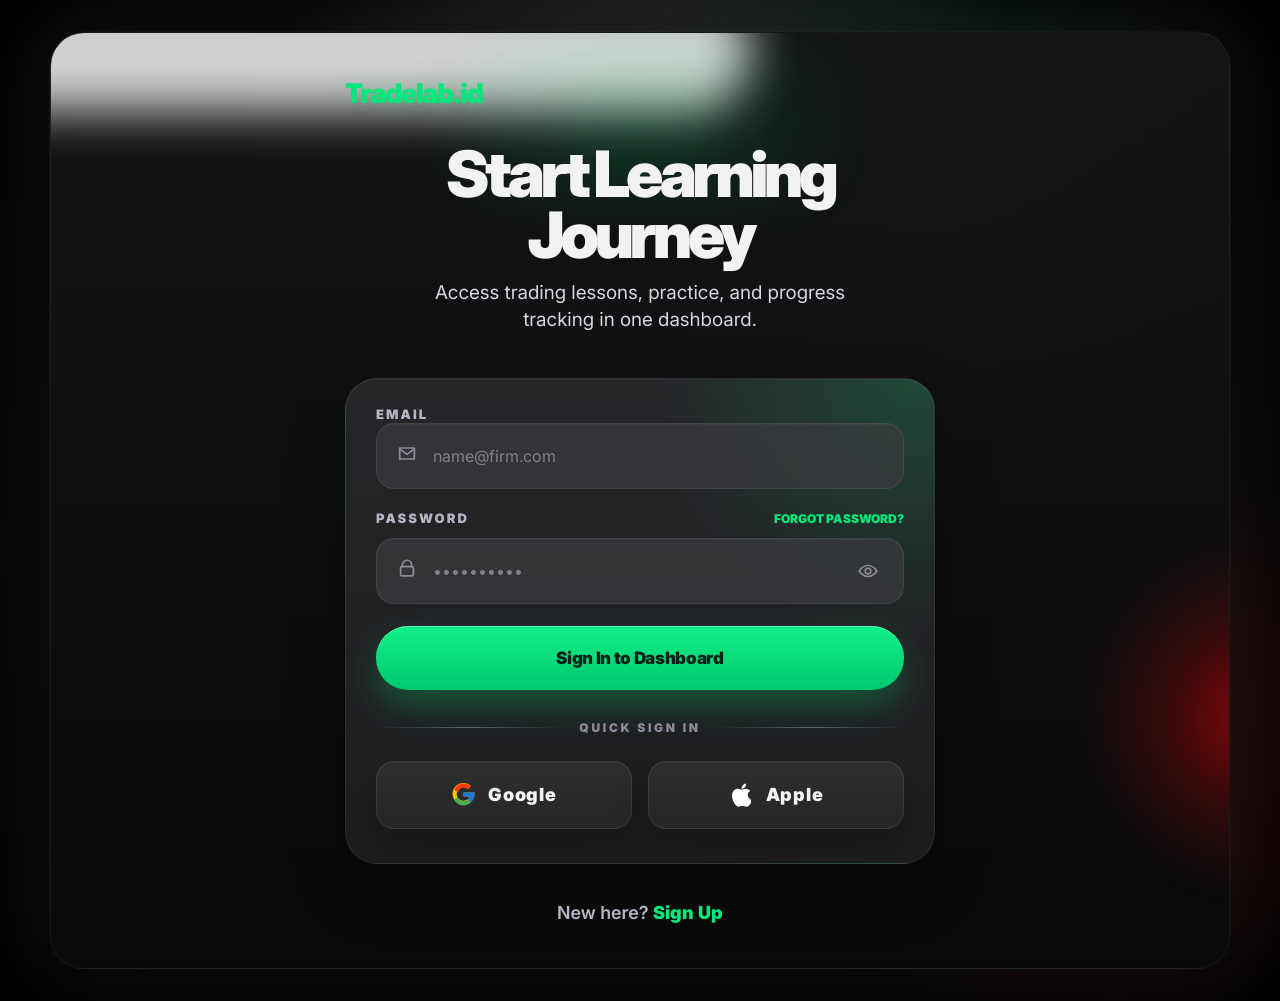
<file: index.html>
<!DOCTYPE html>
<html lang="en">
<head>
  <meta charset="UTF-8" />
  <meta name="viewport" content="width=device-width, initial-scale=1.0" />
  <title>Tradelab.id — Trading Education</title>
  <base href="./">
  <link rel="preconnect" href="https://fonts.googleapis.com">
  <link rel="preconnect" href="https://fonts.gstatic.com" crossorigin>
  <link href="https://fonts.googleapis.com/css2?family=Inter:wght@400;500;600;700;800;900&display=swap" rel="stylesheet">
  <link rel="stylesheet" href="style.css" />
</head>
<body>
  <noscript>
    <main class="noscript-box">
      This website needs JavaScript enabled to run the learning dashboard.
    </main>
  </noscript>

  <div id="app" class="app-root"></div>

  <script>
    if (location.protocol === 'file:' && window.top !== window.self) {
      const app = document.getElementById('app');
      if (app) {
        app.innerHTML = '<main class="noscript-box">This app should be opened from a local web server (http://localhost), not directly via file://.</main>';
      }
    }
  </script>
  <script src="script.js"></script>
</body>
</html>
</file>
<file: style.css>
:root {
  --bg: #030303;
  --bg-soft: #101011;
  --panel: #171719;
  --panel-2: #202023;
  --panel-3: #2f2f33;
  --field: #3a383d;
  --line: #2a2a2e;
  --text: #f2f2f4;
  --muted: #b7b4c4;
  --muted-2: #8d8998;
  --green: #00e77a;
  --green-deep: #00b965;
  --green-soft: rgba(0, 231, 122, 0.16);
  --danger: #ffb4b4;
  --warning: #ffbd86;
  --radius-xl: 36px;
  --radius-lg: 26px;
  --radius-md: 20px;
  --shadow-green: 0 0 22px rgba(0, 231, 122, .45), 0 0 70px rgba(0, 231, 122, .28);
  --shadow-card: 0 22px 60px rgba(0,0,0,.35);
  --font: "Inter", ui-sans-serif, system-ui, -apple-system, BlinkMacSystemFont, "Segoe UI", sans-serif;
}

* {
  box-sizing: border-box;
}

html {
  min-height: 100%;
  background: #000;
}

body {
  min-height: 100vh;
  margin: 0;
  color: var(--text);
  font-family: var(--font);
  background:
    radial-gradient(circle at 50% 8%, rgba(255,255,255,.07), transparent 26%),
    radial-gradient(circle at 80% 66%, rgba(255, 0, 0, .20), transparent 16%),
    #000;
}

button,
input,
select,
textarea {
  font: inherit;
}

button {
  border: 0;
  cursor: pointer;
}

button:disabled {
  cursor: not-allowed;
  opacity: .5;
}

.app-root {
  min-height: 100vh;
  display: grid;
  place-items: center;
  padding: 0;
}

.noscript-box {
  max-width: 520px;
  margin: 80px auto;
  padding: 24px;
  border-radius: 22px;
  color: white;
  background: var(--panel);
}

/* ===================== Layout utama ===================== */

.phone-shell {
  position: relative;
  width: 100%;
  max-width: 430px;
  min-height: 100vh;
  overflow: hidden;
  background:
    linear-gradient(180deg, #151516 0%, #0c0c0d 100%);
  box-shadow: 0 0 0 1px rgba(255,255,255,.04), 0 0 72px rgba(255,255,255,.18);
}

.phone-shell::before,
.phone-shell::after {
  content: "";
  position: absolute;
  pointer-events: none;
  z-index: 0;
  border-radius: 999px;
}

.phone-shell::before {
  width: 500px;
  height: 120px;
  left: -35px;
  top: -42px;
  background: rgba(255,255,255,.88);
  filter: blur(24px) contrast(160%);
  opacity: .92;
}

.phone-shell::after {
  width: 360px;
  height: 360px;
  right: -210px;
  bottom: 70px;
  background: radial-gradient(circle, rgba(255,0,0,.70), rgba(255,0,0,.20) 38%, transparent 70%);
  filter: blur(18px) contrast(155%);
  opacity: .76;
}

.screen {
  position: relative;
  z-index: 1;
  min-height: 100vh;
  padding: 0 24px 108px;
  background: linear-gradient(180deg, rgba(18,18,19,.96), rgba(13,13,14,.98));
}

.screen.no-nav {
  padding-bottom: 44px;
}

.auth-screen {
  min-height: 100vh;
  padding: 88px 24px 54px;
  background: #000;
}

.auth-card {
  position: relative;
  z-index: 2;
  width: 100%;
}

.brand-row {
  display: flex;
  align-items: center;
  justify-content: space-between;
  height: 86px;
  margin: 0 -24px 36px;
  padding: 0 24px;
  background: rgba(17,17,18,.95);
  border-bottom: 1px solid rgba(255,255,255,.03);
}

.brand-left {
  display: inline-flex;
  align-items: center;
  gap: 12px;
  min-width: 0;
}

.avatar {
  width: 42px;
  height: 42px;
  flex: 0 0 42px;
  display: grid;
  place-items: center;
  border-radius: 50%;
  color: #0d3022;
  background:
    radial-gradient(circle at 50% 25%, #ffffff 0 32%, #dff6ed 33% 100%);
  border: 3px solid rgba(0,231,122,.72);
  box-shadow: 0 0 0 2px rgba(0,0,0,.4);
  overflow: hidden;
}

.avatar::before {
  content: "👨🏻‍💻";
  font-size: 23px;
  transform: translateY(2px);
}

.brand-name,
.logo-text {
  color: var(--green);
  font-weight: 900;
  letter-spacing: -.04em;
}

.brand-name {
  max-width: 230px;
  overflow: hidden;
  font-size: 24px;
  white-space: nowrap;
  text-overflow: ellipsis;
}

.logo-text {
  font-size: 27px;
}

.balance-pill {
  min-width: 124px;
  padding: 12px 18px;
  border-radius: 999px;
  color: var(--green);
  text-align: center;
  font-size: 20px;
  font-weight: 900;
  letter-spacing: -.03em;
  background: #242426;
}

.top-day-pill {
  min-width: 58px;
  display: inline-flex;
  align-items: center;
  justify-content: center;
  gap: 0;
  padding: 10px 12px;
  border-radius: 999px;
  color: #ffb84d;
  background: rgba(255, 149, 0, .13);
  border: 1px solid rgba(255, 184, 77, .22);
  font-size: 18px;
  font-weight: 900;
  letter-spacing: -.03em;
  white-space: nowrap;
}

.top-day-number {
  font-size: 18px;
  line-height: 1;
}

.fire-logo {
  font-size: 18px;
  line-height: 1;
}

.streak-small {
  margin-top: -2px;
  color: var(--muted);
  font-size: 12px;
  font-weight: 900;
  text-transform: uppercase;
  letter-spacing: .08em;
}

/* ===================== Auth / Login / Signup ===================== */

.auth-title {
  margin: 0 0 12px;
  font-size: clamp(42px, 10vw, 64px);
  line-height: .96;
  font-weight: 900;
  letter-spacing: -.07em;
  text-align: center;
}

.auth-subtitle {
  max-width: 430px;
  margin: 0 auto 44px;
  color: var(--muted);
  font-size: 19px;
  line-height: 1.45;
  text-align: center;
}

.auth-panel {
  padding: 28px 30px 34px;
  border-radius: 36px;
  background:
    radial-gradient(circle at 90% 9%, rgba(0,231,122,.13), transparent 28%),
    linear-gradient(180deg, #201f21, #1c1b1d);
  box-shadow: var(--shadow-card);
}

.field-group {
  margin-bottom: 22px;
}

.field-line {
  display: flex;
  align-items: center;
  justify-content: space-between;
  gap: 16px;
  margin-bottom: 11px;
}

.field-label {
  display: block;
  color: var(--muted);
  font-size: 13px;
  font-weight: 900;
  letter-spacing: .16em;
  text-transform: uppercase;
}

.link-button {
  padding: 0;
  color: var(--green);
  background: transparent;
  font-size: 12px;
  font-weight: 900;
  text-transform: uppercase;
}

.form-input,
.form-select,
.time-input {
  width: 100%;
  height: 64px;
  padding: 0 22px;
  border: 1px solid rgba(255,255,255,.05);
  border-radius: 18px;
  color: var(--text);
  outline: none;
  background: var(--field);
  box-shadow: inset 0 1px 0 rgba(255,255,255,.03);
}

.form-input::placeholder {
  color: #817e89;
}

.input-with-icon {
  position: relative;
}

.input-with-icon .form-input {
  padding-left: 56px;
  padding-right: 56px;
}

.input-icon {
  position: absolute;
  left: 20px;
  top: 50%;
  color: var(--muted-2);
  transform: translateY(-50%);
  font-size: 20px;
}

.eye-button {
  position: absolute;
  right: 18px;
  top: 50%;
  width: 36px;
  height: 36px;
  display: grid;
  place-items: center;
  border-radius: 50%;
  color: var(--muted-2);
  background: transparent;
  transform: translateY(-50%);
}

.primary-btn {
  width: 100%;
  min-height: 64px;
  padding: 0 22px;
  border-radius: 999px;
  color: #062219;
  background: linear-gradient(180deg, var(--green), var(--green-deep));
  font-size: 17px;
  font-weight: 900;
  letter-spacing: -.02em;
  box-shadow: 0 14px 34px rgba(0,231,122,.25);
}

.practice-actions {
  display: grid;
  gap: 12px;
  margin-top: 24px;
}

.external-demo-link {
  display: inline-flex;
  align-items: center;
  justify-content: center;
  text-decoration: none;
}

.primary-btn.large-glow {
  min-height: 74px;
  margin-top: 6px;
  border-radius: 28px;
  box-shadow: var(--shadow-green);
}

.secondary-btn,
.dark-btn,
.icon-round-btn {
  color: var(--text);
  background: var(--panel-2);
}

.secondary-btn,
.dark-btn {
  min-height: 56px;
  padding: 0 20px;
  border-radius: 18px;
  font-weight: 800;
}

.dark-btn {
  background: #2c2b2e;
}

.btn-row {
  display: flex;
  gap: 14px;
  align-items: center;
}

.divider {
  display: grid;
  grid-template-columns: 1fr auto 1fr;
  align-items: center;
  gap: 18px;
  margin: 30px 0 26px;
  color: var(--muted-2);
  font-size: 12px;
  font-weight: 900;
  letter-spacing: .22em;
  text-transform: uppercase;
}

.divider::before,
.divider::after {
  content: "";
  height: 1px;
  background: linear-gradient(90deg, transparent, rgba(183,180,196,.45), transparent);
}

.social-grid {
  display: grid;
  grid-template-columns: 1fr 1fr;
  gap: 18px;
}

.social-btn {
  min-height: 66px;
  display: flex;
  align-items: center;
  justify-content: center;
  gap: 12px;
  border-radius: 18px;
  color: var(--text);
  background: linear-gradient(180deg, #242828, #1d2221);
  font-size: 18px;
  font-weight: 900;
  letter-spacing: .07em;
}

.google-mark,
.apple-mark {
  width: 30px;
  height: 30px;
  display: grid;
  place-items: center;
  border-radius: 50%;
  background: #fff;
  color: #4285f4;
  font-weight: 900;
  letter-spacing: -.08em;
}

.apple-mark {
  background: transparent;
  color: #fff;
  font-size: 26px;
}

.auth-footer {
  margin-top: 38px;
  color: var(--muted);
  text-align: center;
  font-size: 18px;
  font-weight: 600;
}

.auth-footer button {
  padding: 0;
  color: var(--green);
  background: transparent;
  font-size: inherit;
  font-weight: 900;
}

.notice {
  margin: 16px 0 0;
  padding: 12px 14px;
  border-radius: 14px;
  color: var(--danger);
  background: rgba(255,180,180,.09);
  border: 1px solid rgba(255,180,180,.18);
  font-size: 13px;
  line-height: 1.45;
}

.notice.ok {
  color: var(--green);
  background: rgba(0,231,122,.09);
  border-color: rgba(0,231,122,.18);
}

/* ===================== Halaman konten ===================== */

.page-title {
  margin: 0 0 8px;
  font-size: clamp(42px, 10vw, 56px);
  line-height: .98;
  font-weight: 900;
  letter-spacing: -.07em;
}

.page-subtitle {
  margin: 0 0 30px;
  color: var(--muted);
  font-size: 19px;
  line-height: 1.45;
}

.hero-card,
.content-card,
.stat-card,
.course-card,
.lesson-card,
.setting-card,
.game-card,
.quiz-card,
.tip-card {
  border: 1px solid rgba(255,255,255,.04);
  background: var(--panel);
  box-shadow: var(--shadow-card);
}

.hero-card {
  margin-bottom: 34px;
  padding: 36px 30px;
  border-radius: var(--radius-xl);
  background:
    radial-gradient(circle at 82% 12%, rgba(0,231,122,.22), transparent 34%),
    linear-gradient(140deg, #232124, #1d1d20 56%, #113f2b);
}

.hero-card.green-hero {
  background:
    radial-gradient(circle at 84% 18%, rgba(0,231,122,.34), transparent 36%),
    linear-gradient(140deg, #1e1d20, #14452d 84%);
}

.pill {
  display: inline-flex;
  align-items: center;
  gap: 8px;
  min-height: 28px;
  padding: 0 14px;
  border-radius: 999px;
  color: #052116;
  background: var(--green);
  font-size: 11px;
  font-weight: 900;
  letter-spacing: .06em;
  text-transform: uppercase;
}

.pill.red {
  color: #fff;
  background: #ca0d2d;
}

.hero-title {
  margin: 18px 0 12px;
  font-size: 34px;
  line-height: 1.04;
  font-weight: 900;
  letter-spacing: -.06em;
}

.hero-copy {
  margin: 0 0 28px;
  max-width: 320px;
  color: var(--muted);
  font-size: 15px;
  line-height: 1.5;
}

.section-head {
  display: flex;
  align-items: center;
  justify-content: space-between;
  gap: 18px;
  margin: 28px 0 18px;
}

.section-title {
  margin: 0;
  font-size: 26px;
  font-weight: 900;
  letter-spacing: -.05em;
}

.view-link {
  color: var(--green);
  background: transparent;
  font-size: 13px;
  font-weight: 900;
  letter-spacing: .12em;
  text-transform: uppercase;
}

.course-grid,
.stat-grid {
  display: grid;
  grid-template-columns: 1fr 1fr;
  gap: 18px;
}

.course-card {
  position: relative;
  min-height: 250px;
  padding: 26px 22px;
  overflow: hidden;
  border-radius: 26px;
  text-align: left;
}

.course-card.wide {
  grid-column: 1 / -1;
  min-height: 136px;
}

.course-icon,
.setting-icon,
.game-icon,
.stat-icon {
  width: 58px;
  height: 58px;
  display: grid;
  place-items: center;
  margin-bottom: 28px;
  border-radius: 17px;
  color: var(--green);
  background: rgba(0,231,122,.12);
  font-size: 25px;
}

.course-card h3,
.game-card h3,
.setting-card h3 {
  margin: 0 0 14px;
  color: var(--text);
  font-size: 23px;
  line-height: 1.18;
  font-weight: 900;
  letter-spacing: -.04em;
}

.course-card p,
.game-card p,
.setting-card p,
.tip-card p {
  margin: 0;
  color: var(--muted);
  font-size: 14px;
  line-height: 1.45;
}

.course-thumb {
  width: 100%;
  height: 72px;
  margin-top: 26px;
  border-radius: 12px;
  background:
    linear-gradient(160deg, rgba(0,231,122,.08), rgba(255,255,255,.05)),
    repeating-linear-gradient(90deg, rgba(255,255,255,.07) 0 2px, transparent 2px 13px),
    #111;
  opacity: .58;
}

.tip-card {
  display: flex;
  gap: 20px;
  align-items: center;
  margin-top: 26px;
  padding: 26px 24px;
  border-radius: 28px;
}

.tip-card .course-icon {
  flex: 0 0 58px;
  margin: 0;
}

/* ===================== List chapter dan lesson ===================== */

.back-bar {
  display: flex;
  align-items: center;
  justify-content: space-between;
  height: 74px;
  margin: 0 -24px 42px;
  padding: 0 24px;
  background: rgba(17,17,18,.96);
}

.back-btn {
  display: inline-flex;
  align-items: center;
  gap: 10px;
  padding: 0;
  color: var(--muted-2);
  background: transparent;
  font-size: 18px;
  font-weight: 700;
}

.chapter-list {
  display: grid;
  gap: 22px;
}

.chapter-btn {
  width: 100%;
  min-height: 86px;
  padding: 22px 26px;
  border-radius: 24px;
  color: var(--text);
  background: var(--panel);
  text-align: left;
  font-size: 21px;
  line-height: 1.3;
  font-weight: 900;
  box-shadow: inset 0 0 0 1px rgba(255,255,255,.04);
}

.chapter-meta {
  display: block;
  margin-top: 6px;
  color: var(--muted-2);
  font-size: 12px;
  font-weight: 800;
  letter-spacing: .08em;
  text-transform: uppercase;
}

.lesson-card {
  padding: 30px 27px;
  border-radius: 28px;
}

.lesson-card p,
.lesson-card li {
  color: var(--muted);
  font-size: 18px;
  line-height: 1.66;
}

.lesson-card h3 {
  margin: 28px 0 10px;
  font-size: 20px;
  line-height: 1.25;
}

.lesson-card strong {
  color: #dad8e4;
}

.lesson-card ul,
.lesson-card ol {
  padding-left: 22px;
}

.lesson-actions {
  display: grid;
  gap: 12px;
  margin-top: 24px;
}

.candle-diagram {
  display: grid;
  grid-template-columns: 1fr 1fr;
  gap: 46px;
  align-items: end;
  margin: 28px 0;
  padding: 34px 24px;
  border-radius: 4px;
  background: #16151a;
}

.candle {
  position: relative;
  height: 150px;
  display: flex;
  align-items: center;
  justify-content: center;
}

.candle::before {
  content: "";
  position: absolute;
  top: 0;
  bottom: 0;
  width: 2px;
  background: #e8e8ea;
}

.candle-body {
  position: relative;
  z-index: 1;
  width: 56px;
  height: 104px;
  border: 2px solid #e8e8ea;
  background: #38be6c;
}

.candle.red .candle-body {
  background: #ef3437;
}

.candle-label {
  position: absolute;
  right: -34px;
  color: #fff;
  font-size: 8px;
  font-weight: 900;
  white-space: nowrap;
}

.candle-label.top { top: 0; }
.candle-label.mid { top: 42px; }
.candle-label.low { bottom: 42px; }
.candle-label.bottom { bottom: 0; }

/* ===================== Games / Quiz ===================== */

.game-list {
  display: grid;
  gap: 24px;
}

.game-card {
  position: relative;
  padding: 26px 24px;
  border-radius: 27px;
  text-align: left;
  background: linear-gradient(145deg, #242426, #1b1b1d);
}

.game-card.image-card::before {
  content: "";
  display: block;
  height: 130px;
  margin-bottom: 28px;
  border-radius: 14px;
  background:
    radial-gradient(circle at 55% 70%, rgba(0,231,122,.25), transparent 38%),
    repeating-linear-gradient(90deg, rgba(0,231,122,.20) 0 1px, transparent 1px 9px),
    linear-gradient(160deg, #051412, #151515);
}

.score-label {
  margin-top: 28px;
  color: var(--muted-2);
  font-size: 10px;
  font-weight: 800;
  letter-spacing: .12em;
  text-transform: uppercase;
}

.score-value {
  color: var(--green);
  font-size: 16px;
  font-weight: 900;
}

.quiz-card {
  margin-bottom: 18px;
  padding: 24px;
  border-radius: 24px;
}

.quiz-question {
  margin: 0 0 18px;
  font-size: 18px;
  line-height: 1.35;
  font-weight: 800;
}

.answer-grid {
  display: grid;
  gap: 10px;
}

.answer-option {
  display: flex;
  gap: 10px;
  align-items: flex-start;
  padding: 14px;
  border: 1px solid rgba(255,255,255,.04);
  border-radius: 14px;
  color: var(--muted);
  background: #232326;
}

.answer-option input {
  margin-top: 3px;
  accent-color: var(--green);
}

.quiz-result {
  margin: 20px 0;
  padding: 18px;
  border-radius: 18px;
  color: var(--green);
  background: rgba(0,231,122,.10);
  line-height: 1.5;
}

/* ===================== Profile ===================== */

.progress-wrap {
  display: grid;
  place-items: center;
  margin: 10px 0 32px;
}

.progress-ring {
  position: relative;
  width: 256px;
  height: 256px;
  display: grid;
  place-items: center;
  border-radius: 50%;
  background: conic-gradient(var(--green) var(--progress), #111113 0);
  box-shadow: 0 0 75px rgba(0,231,122,.13);
}

.progress-ring::before {
  content: "";
  position: absolute;
  inset: 20px;
  border-radius: 50%;
  background: #151517;
}

.progress-inner {
  position: relative;
  z-index: 1;
  text-align: center;
}

.progress-number {
  display: block;
  font-size: 50px;
  line-height: 1;
  font-weight: 900;
  letter-spacing: -.07em;
}

.progress-label {
  color: var(--muted);
  font-size: 13px;
  font-weight: 700;
  letter-spacing: .16em;
  text-transform: uppercase;
}

.level-pill {
  display: inline-flex;
  margin-top: 24px;
  padding: 13px 38px;
  border-radius: 999px;
  color: #052116;
  background: var(--green-deep);
  font-weight: 900;
}

.stat-card {
  min-height: 132px;
  padding: 22px;
  border-radius: 22px;
}

.stat-icon {
  margin-bottom: 22px;
}

.stat-number {
  display: block;
  color: var(--text);
  font-size: 34px;
  font-weight: 900;
  letter-spacing: -.06em;
}

.stat-label {
  color: var(--muted);
  font-size: 13px;
  font-weight: 700;
  letter-spacing: .04em;
  text-transform: uppercase;
}

.badge-row {
  display: flex;
  gap: 18px;
  justify-content: space-between;
  margin-top: 18px;
}

.badge {
  width: 64px;
  height: 64px;
  display: grid;
  place-items: center;
  border-radius: 50%;
  color: var(--muted-2);
  background: #2a2a2d;
  font-size: 24px;
}

.badge.active {
  color: var(--green);
  background: rgba(0,231,122,.13);
  border: 1px solid rgba(0,231,122,.45);
}

.profile-name-box {
  margin: 0 0 22px;
  padding: 18px;
  border-radius: 22px;
  background: var(--panel);
}

/* ===================== Settings ===================== */

.settings-list {
  display: grid;
  gap: 18px;
}

.setting-card {
  display: grid;
  grid-template-columns: 62px 1fr auto;
  gap: 18px;
  align-items: center;
  min-height: 96px;
  padding: 18px;
  border-radius: 22px;
  text-align: left;
}

.setting-card .setting-icon {
  margin: 0;
}

.setting-card h3 {
  margin-bottom: 5px;
}

.chevron {
  color: var(--muted);
  font-size: 32px;
  line-height: 1;
}

.toggle {
  position: relative;
  width: 64px;
  height: 34px;
  border-radius: 999px;
  background: #38383d;
}

.toggle::after {
  content: "";
  position: absolute;
  top: 5px;
  left: 5px;
  width: 24px;
  height: 24px;
  border-radius: 50%;
  background: #0d0d0e;
  transition: transform .22s ease;
}

.toggle.active {
  background: var(--green);
}

.toggle.active::after {
  transform: translateX(30px);
}

.settings-subpanel {
  grid-column: 1 / -1;
  display: grid;
  gap: 12px;
  margin-top: 12px;
}

.signout-btn {
  width: 100%;
  min-height: 58px;
  margin: 44px 0 28px;
  border-radius: 999px;
  color: var(--danger);
  background: #111113;
  border: 1px solid rgba(255,255,255,.05);
  font-size: 18px;
  font-weight: 900;
}

.version-text {
  color: rgba(183,180,196,.52);
  text-align: center;
  font-size: 12px;
  font-weight: 800;
  letter-spacing: .22em;
  text-transform: uppercase;
}

/* ===================== Navbar ===================== */

.bottom-nav {
  position: fixed;
  left: 50%;
  bottom: 0;
  z-index: 20;
  width: 100%;
  max-width: 430px;
  display: grid;
  grid-template-columns: repeat(5, 1fr);
  gap: 0;
  padding: 11px 6px 16px;
  border-radius: 24px 24px 0 0;
  background: #252525;
  transform: translateX(-50%);
}

.nav-btn {
  display: grid;
  justify-items: center;
  gap: 4px;
  color: #98989d;
  background: transparent;
  font-size: 10px;
  font-weight: 800;
  letter-spacing: .04em;
  text-transform: uppercase;
}

.nav-btn .nav-icon {
  font-size: 22px;
  line-height: 1;
}

.nav-btn.active {
  color: var(--green);
}

/* ===================== Desktop responsive ===================== */

@media (min-width: 860px) {
  .app-root {
    padding: 32px;
  }

  .phone-shell {
    max-width: 1180px;
    min-height: calc(100vh - 64px);
    border-radius: 34px;
  }

  .phone-shell::before {
    width: 780px;
    left: -80px;
  }

  .screen {
    min-height: calc(100vh - 64px);
    padding: 0 48px 120px;
  }

  .auth-screen {
    display: grid;
    place-items: center;
    padding: 44px;
  }

  .auth-card {
    max-width: 560px;
  }

  .desktop-grid {
    display: grid;
    grid-template-columns: minmax(320px, .9fr) minmax(420px, 1.45fr);
    gap: 34px;
    align-items: start;
  }

  .desktop-wide-grid {
    display: grid;
    grid-template-columns: repeat(3, 1fr);
    gap: 24px;
  }

  .desktop-span-2 {
    grid-column: span 2;
  }

  .course-grid {
    grid-template-columns: repeat(3, 1fr);
  }

  .course-card.wide {
    grid-column: span 2;
  }

  .stat-grid {
    grid-template-columns: repeat(4, 1fr);
  }

  .game-list {
    grid-template-columns: repeat(3, 1fr);
  }

  .chapter-list {
    grid-template-columns: repeat(2, minmax(0, 1fr));
  }

  .lesson-card {
    max-width: 860px;
  }

  .bottom-nav {
    max-width: 1180px;
    left: 50%;
    bottom: 32px;
    border-radius: 24px;
  }
}

@media (max-width: 380px) {
  .screen,
  .auth-screen {
    padding-left: 18px;
    padding-right: 18px;
  }

  .brand-row,
  .back-bar {
    margin-left: -18px;
    margin-right: -18px;
    padding-left: 18px;
    padding-right: 18px;
  }

  .auth-panel {
    padding: 24px 20px 30px;
  }

  .social-grid,
  .course-grid,
  .stat-grid {
    grid-template-columns: 1fr;
  }
}

/* ===================== Professional polish v2 ===================== */
:root {
  --bg-ink: #050607;
  --surface-glass: rgba(24, 24, 27, .74);
  --surface-raised: rgba(31, 31, 34, .88);
  --surface-elevated: rgba(37, 37, 41, .92);
  --stroke-subtle: rgba(255,255,255,.075);
  --stroke-strong: rgba(255,255,255,.12);
  --text-soft: #d9d7e2;
  --ease: cubic-bezier(.2,.8,.2,1);
}

html {
  scroll-behavior: smooth;
}

body {
  background:
    radial-gradient(circle at 50% -8%, rgba(255,255,255,.12), transparent 30%),
    radial-gradient(circle at 72% 18%, rgba(0,231,122,.11), transparent 26%),
    radial-gradient(circle at 85% 74%, rgba(255,24,24,.20), transparent 24%),
    linear-gradient(180deg, #000, #040404 55%, #000);
  text-rendering: geometricPrecision;
  -webkit-font-smoothing: antialiased;
}

.phone-shell {
  background:
    radial-gradient(circle at 74% 18%, rgba(0,231,122,.10), transparent 28%),
    linear-gradient(180deg, #151517, #09090a 72%);
  border: 1px solid rgba(255,255,255,.055);
  box-shadow:
    0 0 0 1px rgba(255,255,255,.025),
    0 34px 100px rgba(0,0,0,.68),
    0 0 90px rgba(255,255,255,.12);
}

.screen,
.auth-screen {
  background:
    linear-gradient(180deg, rgba(19,19,21,.94), rgba(10,10,11,.985)),
    radial-gradient(circle at 72% 16%, rgba(0,231,122,.09), transparent 30%);
}

.brand-row,
.back-bar,
.bottom-nav {
  backdrop-filter: blur(22px) saturate(135%);
  -webkit-backdrop-filter: blur(22px) saturate(135%);
}

.brand-row,
.back-bar {
  background: rgba(17,17,19,.82);
  border-bottom: 1px solid var(--stroke-subtle);
  box-shadow: 0 18px 48px rgba(0,0,0,.20);
}

.auth-card {
  isolation: isolate;
}

.auth-card::before {
  content: "";
  position: absolute;
  inset: -28px -28px auto;
  height: 150px;
  z-index: -1;
  border-radius: 999px;
  background: radial-gradient(circle, rgba(0,231,122,.18), transparent 68%);
  filter: blur(28px);
  opacity: .9;
}

.logo-text,
.brand-name {
  text-shadow: 0 0 22px rgba(0,231,122,.18);
}

.auth-title,
.page-title,
.hero-title,
.section-title {
  text-wrap: balance;
}

.auth-subtitle,
.page-subtitle,
.hero-copy,
.course-card p,
.game-card p,
.setting-card p,
.tip-card p,
.lesson-card p,
.lesson-card li {
  color: var(--text-soft);
}

.auth-panel,
.course-card,
.game-card,
.stat-card,
.setting-card,
.tip-card,
.lesson-card,
.quiz-card,
.content-card,
.profile-name-box {
  background:
    linear-gradient(180deg, rgba(255,255,255,.035), rgba(255,255,255,.006)),
    var(--surface-raised);
  border: 1px solid var(--stroke-subtle);
  box-shadow:
    inset 0 1px 0 rgba(255,255,255,.04),
    0 24px 60px rgba(0,0,0,.24);
}

.auth-panel {
  border-radius: 32px;
  background:
    radial-gradient(circle at 96% 2%, rgba(0,231,122,.17), transparent 34%),
    linear-gradient(180deg, rgba(255,255,255,.052), rgba(255,255,255,.012)),
    rgba(29,29,32,.88);
}

.form-input,
.form-select,
.time-input {
  height: 66px;
  border-color: rgba(255,255,255,.075);
  background: rgba(59,58,63,.76);
  transition: border-color .2s var(--ease), box-shadow .2s var(--ease), background .2s var(--ease);
}

.form-input:focus,
.form-select:focus,
.time-input:focus {
  border-color: rgba(0,231,122,.70);
  background: rgba(65,64,70,.9);
  box-shadow: 0 0 0 4px rgba(0,231,122,.12), inset 0 1px 0 rgba(255,255,255,.05);
}

.primary-btn,
.secondary-btn,
.dark-btn,
.social-btn,
.chapter-btn,
.course-card,
.game-card,
.setting-card,
.signout-btn,
.icon-round-btn,
.view-link,
.link-button,
.auth-footer button,
.nav-btn {
  transition: transform .22s var(--ease), filter .22s var(--ease), border-color .22s var(--ease), background .22s var(--ease), color .22s var(--ease), box-shadow .22s var(--ease);
}

.primary-btn {
  background: linear-gradient(180deg, #12ef87 0%, #00c96e 100%);
  box-shadow: 0 16px 34px rgba(0,231,122,.26), inset 0 1px 0 rgba(255,255,255,.32);
}

.primary-btn:hover,
.secondary-btn:hover,
.dark-btn:hover,
.social-btn:hover,
.course-card:hover,
.game-card:hover,
.setting-card:hover,
.chapter-btn:hover,
.signout-btn:hover,
.icon-round-btn:hover {
  transform: translateY(-2px);
}

.primary-btn:active,
.secondary-btn:active,
.dark-btn:active,
.social-btn:active,
.course-card:active,
.game-card:active,
.setting-card:active,
.chapter-btn:active,
.signout-btn:active,
.icon-round-btn:active,
.nav-btn:active {
  transform: translateY(0) scale(.985);
}

.social-grid {
  gap: 16px;
}

.social-btn {
  min-height: 68px;
  border: 1px solid rgba(255,255,255,.08);
  background:
    linear-gradient(180deg, rgba(255,255,255,.045), rgba(255,255,255,.01)),
    #222426;
  box-shadow: 0 16px 34px rgba(0,0,0,.24), inset 0 1px 0 rgba(255,255,255,.04);
  letter-spacing: .04em;
}

.social-btn:hover {
  border-color: rgba(255,255,255,.14);
  background:
    linear-gradient(180deg, rgba(255,255,255,.07), rgba(255,255,255,.018)),
    #282a2d;
}

.social-logo {
  width: 25px;
  height: 25px;
  object-fit: contain;
  display: block;
}

.google-mark,
.apple-mark {
  display: none;
}

.avatar {
  background: radial-gradient(circle at 50% 40%, #fff, #dff7ec);
  border-color: rgba(0,231,122,.9);
  box-shadow: 0 0 0 5px rgba(0,231,122,.08), 0 10px 24px rgba(0,0,0,.32);
}

.avatar::before {
  content: none;
}

.avatar svg {
  width: 100%;
  height: 100%;
}

.icon-svg {
  width: 1.1em;
  height: 1.1em;
  display: inline-grid;
  place-items: center;
  color: currentColor;
  line-height: 0;
}

.icon-svg svg {
  width: 100%;
  height: 100%;
  display: block;
}

.inline-icon {
  width: 13px;
  height: 13px;
  color: var(--green);
  transform: translateY(2px);
}

.input-icon .icon-svg,
.eye-button .icon-svg {
  width: 22px;
  height: 22px;
}

.eye-button:hover {
  color: var(--green);
  background: rgba(0,231,122,.08);
}

.course-icon,
.setting-icon,
.game-icon,
.stat-icon {
  background:
    linear-gradient(180deg, rgba(0,231,122,.18), rgba(0,231,122,.08));
  border: 1px solid rgba(0,231,122,.12);
  box-shadow: inset 0 1px 0 rgba(255,255,255,.04);
  font-size: 26px;
}

.course-icon .icon-svg,
.setting-icon .icon-svg,
.game-icon .icon-svg,
.stat-icon .icon-svg {
  width: 28px;
  height: 28px;
}

.course-card,
.game-card,
.setting-card,
.chapter-btn {
  background:
    radial-gradient(circle at 92% 0%, rgba(0,231,122,.055), transparent 34%),
    linear-gradient(180deg, rgba(255,255,255,.035), rgba(255,255,255,.006)),
    #1f1f22;
}

.course-card:hover,
.game-card:hover,
.setting-card:hover,
.chapter-btn:hover {
  border-color: rgba(0,231,122,.20);
  box-shadow:
    inset 0 1px 0 rgba(255,255,255,.055),
    0 28px 70px rgba(0,0,0,.34),
    0 0 34px rgba(0,231,122,.055);
}

.hero-card {
  border: 1px solid rgba(0,231,122,.15);
  background:
    radial-gradient(circle at 82% 8%, rgba(0,231,122,.26), transparent 36%),
    linear-gradient(145deg, rgba(255,255,255,.04), rgba(255,255,255,.006)),
    linear-gradient(140deg, #242226, #1d1d20 52%, #0f3e2a);
  box-shadow:
    inset 0 1px 0 rgba(255,255,255,.055),
    0 26px 70px rgba(0,0,0,.30);
}

.hero-card.green-hero {
  background:
    radial-gradient(circle at 88% 16%, rgba(18,239,135,.30), transparent 40%),
    linear-gradient(145deg, rgba(255,255,255,.045), rgba(255,255,255,.006)),
    linear-gradient(140deg, #1f1e22, #103b28 86%);
}

.course-thumb,
.game-card.image-card::before {
  border: 1px solid rgba(0,231,122,.08);
  box-shadow: inset 0 0 28px rgba(0,231,122,.06);
}

.progress-ring {
  background: conic-gradient(#12ef87 var(--progress), rgba(255,255,255,.06) 0);
  box-shadow: 0 0 0 1px rgba(0,231,122,.09), 0 0 85px rgba(0,231,122,.14);
}

.badge {
  border: 1px solid rgba(255,255,255,.055);
}

.badge .icon-svg {
  width: 27px;
  height: 27px;
}

.bottom-nav {
  padding: 10px 8px 14px;
  background: rgba(35,35,37,.84);
  border: 1px solid rgba(255,255,255,.06);
  border-bottom: 0;
  box-shadow: 0 -18px 46px rgba(0,0,0,.34), inset 0 1px 0 rgba(255,255,255,.04);
}

.nav-btn {
  gap: 5px;
  border-radius: 16px;
  padding: 8px 4px;
}

.nav-btn .nav-icon {
  width: 24px;
  height: 24px;
  font-size: inherit;
}

.nav-btn.active {
  color: var(--green);
  background: rgba(0,231,122,.07);
}

.nav-btn.active .nav-icon {
  filter: drop-shadow(0 0 10px rgba(0,231,122,.45));
}

.toggle {
  box-shadow: inset 0 1px 0 rgba(255,255,255,.06);
}

.version-text {
  opacity: .82;
}

@media (min-width: 860px) {
  .phone-shell {
    overflow: clip;
  }

  .auth-card {
    max-width: 590px;
  }

  .screen {
    display: block;
  }

  .course-card,
  .game-card,
  .setting-card,
  .chapter-btn {
    border-radius: 28px;
  }

  .hero-card {
    border-radius: 34px;
  }
}

@media (prefers-reduced-motion: reduce) {
  *, *::before, *::after {
    transition: none !important;
    scroll-behavior: auto !important;
  }
}


.stat-grid .stat-card:last-child:nth-child(3) {
  grid-column: 1 / -1;
}


/* ===================== Modern Learn & Trading Basics Revision ===================== */
.course-overview-card,
.lesson-hero-card {
  position: relative;
  overflow: hidden;
  margin-bottom: 24px;
  padding: 28px 24px;
  border: 1px solid rgba(0,231,122,.16);
  border-radius: 32px;
  background:
    radial-gradient(circle at 86% 0%, rgba(0,231,122,.20), transparent 32%),
    radial-gradient(circle at 6% 100%, rgba(78,148,255,.09), transparent 36%),
    linear-gradient(180deg, rgba(255,255,255,.045), rgba(255,255,255,.012)),
    rgba(26,26,29,.92);
  box-shadow:
    inset 0 1px 0 rgba(255,255,255,.06),
    0 28px 80px rgba(0,0,0,.34);
}

.course-overview-card::after,
.lesson-hero-card::after {
  content: "";
  position: absolute;
  right: -42px;
  bottom: -54px;
  width: 150px;
  height: 150px;
  border-radius: 50%;
  background: radial-gradient(circle, rgba(0,231,122,.16), transparent 62%);
  filter: blur(4px);
  pointer-events: none;
}

.overview-metrics {
  display: flex;
  flex-wrap: wrap;
  gap: 10px;
  margin-top: 22px;
}

.overview-metrics span,
.lesson-kicker {
  display: inline-flex;
  align-items: center;
  min-height: 30px;
  padding: 0 12px;
  border: 1px solid rgba(255,255,255,.08);
  border-radius: 999px;
  color: #dffdf0;
  background: rgba(255,255,255,.045);
  font-size: 11px;
  font-weight: 900;
  letter-spacing: .08em;
  text-transform: uppercase;
}

.modern-chapter-list {
  gap: 14px;
}

.modern-chapter-list .chapter-btn {
  display: grid;
  grid-template-columns: 52px 1fr 26px;
  align-items: center;
  gap: 16px;
  min-height: 94px;
  padding: 18px 18px;
  border-radius: 24px;
  background:
    linear-gradient(135deg, rgba(255,255,255,.048), rgba(255,255,255,.008)),
    rgba(30,30,33,.92);
}

.chapter-index {
  width: 52px;
  height: 52px;
  display: grid;
  place-items: center;
  border-radius: 18px;
  color: var(--green);
  background: rgba(0,231,122,.10);
  border: 1px solid rgba(0,231,122,.14);
  font-size: 15px;
  font-weight: 950;
}

.chapter-title-wrap {
  min-width: 0;
  display: grid;
  gap: 5px;
}

.chapter-title-wrap strong {
  font-size: 18px;
  line-height: 1.22;
  letter-spacing: -.03em;
}

.chapter-arrow {
  color: var(--green);
  font-size: 28px;
  line-height: 1;
  transform: translateY(-1px);
}

.lesson-hero-card .page-title,
.course-overview-card .page-title {
  margin-top: 16px;
  font-size: clamp(34px, 8vw, 48px);
  letter-spacing: -.055em;
}

.modern-lesson-card {
  padding: 24px;
  border-radius: 30px;
}

.modern-lesson-card .lesson-lead {
  margin-top: 0;
  padding: 18px 18px;
  border: 1px solid rgba(0,231,122,.12);
  border-radius: 22px;
  color: #e9e8ef;
  background:
    radial-gradient(circle at 90% 0%, rgba(0,231,122,.09), transparent 32%),
    rgba(255,255,255,.035);
  font-size: 17px;
  line-height: 1.68;
}

.lesson-grid {
  display: grid;
  grid-template-columns: 1fr 1fr;
  gap: 12px;
  margin: 18px 0;
}

.mini-card {
  padding: 16px;
  border: 1px solid rgba(255,255,255,.065);
  border-radius: 20px;
  background:
    linear-gradient(180deg, rgba(255,255,255,.04), rgba(255,255,255,.01)),
    rgba(20,20,22,.72);
}

.mini-card h3 {
  margin: 0 0 8px;
  color: var(--green);
  font-size: 14px;
  line-height: 1.2;
  letter-spacing: -.02em;
}

.mini-card p {
  margin: 0;
  font-size: 13px;
  line-height: 1.55;
}

.note-box {
  margin: 22px 0 4px;
  padding: 18px 18px;
  border-left: 4px solid var(--green);
  border-radius: 18px;
  color: #e8fcef;
  background: rgba(0,231,122,.075);
  line-height: 1.58;
}

.lesson-checklist li {
  margin: 10px 0;
}

.modern-lesson-card h3 {
  color: #f5f5f7;
  font-size: 19px;
  letter-spacing: -.025em;
}

.modern-lesson-card p,
.modern-lesson-card li {
  font-size: 16px;
  line-height: 1.72;
}

.modern-lesson-card .lesson-actions {
  position: sticky;
  bottom: 0;
  z-index: 4;
  margin: 28px -24px -24px;
  padding: 16px 24px 18px;
  border-top: 1px solid rgba(255,255,255,.06);
  background: rgba(18,18,20,.82);
  backdrop-filter: blur(18px) saturate(140%);
  -webkit-backdrop-filter: blur(18px) saturate(140%);
}

.candle-diagram {
  margin: 24px 0;
  border-radius: 24px;
  background:
    linear-gradient(180deg, rgba(255,255,255,.04), rgba(255,255,255,.012)),
    rgba(13,13,15,.76);
}

@media (max-width: 520px) {
  .lesson-grid {
    grid-template-columns: 1fr;
  }

  .modern-chapter-list .chapter-btn {
    grid-template-columns: 46px 1fr 20px;
    gap: 12px;
    padding: 16px;
  }

  .chapter-index {
    width: 46px;
    height: 46px;
    border-radius: 15px;
  }

  .chapter-title-wrap strong {
    font-size: 16px;
  }
}
</file>
